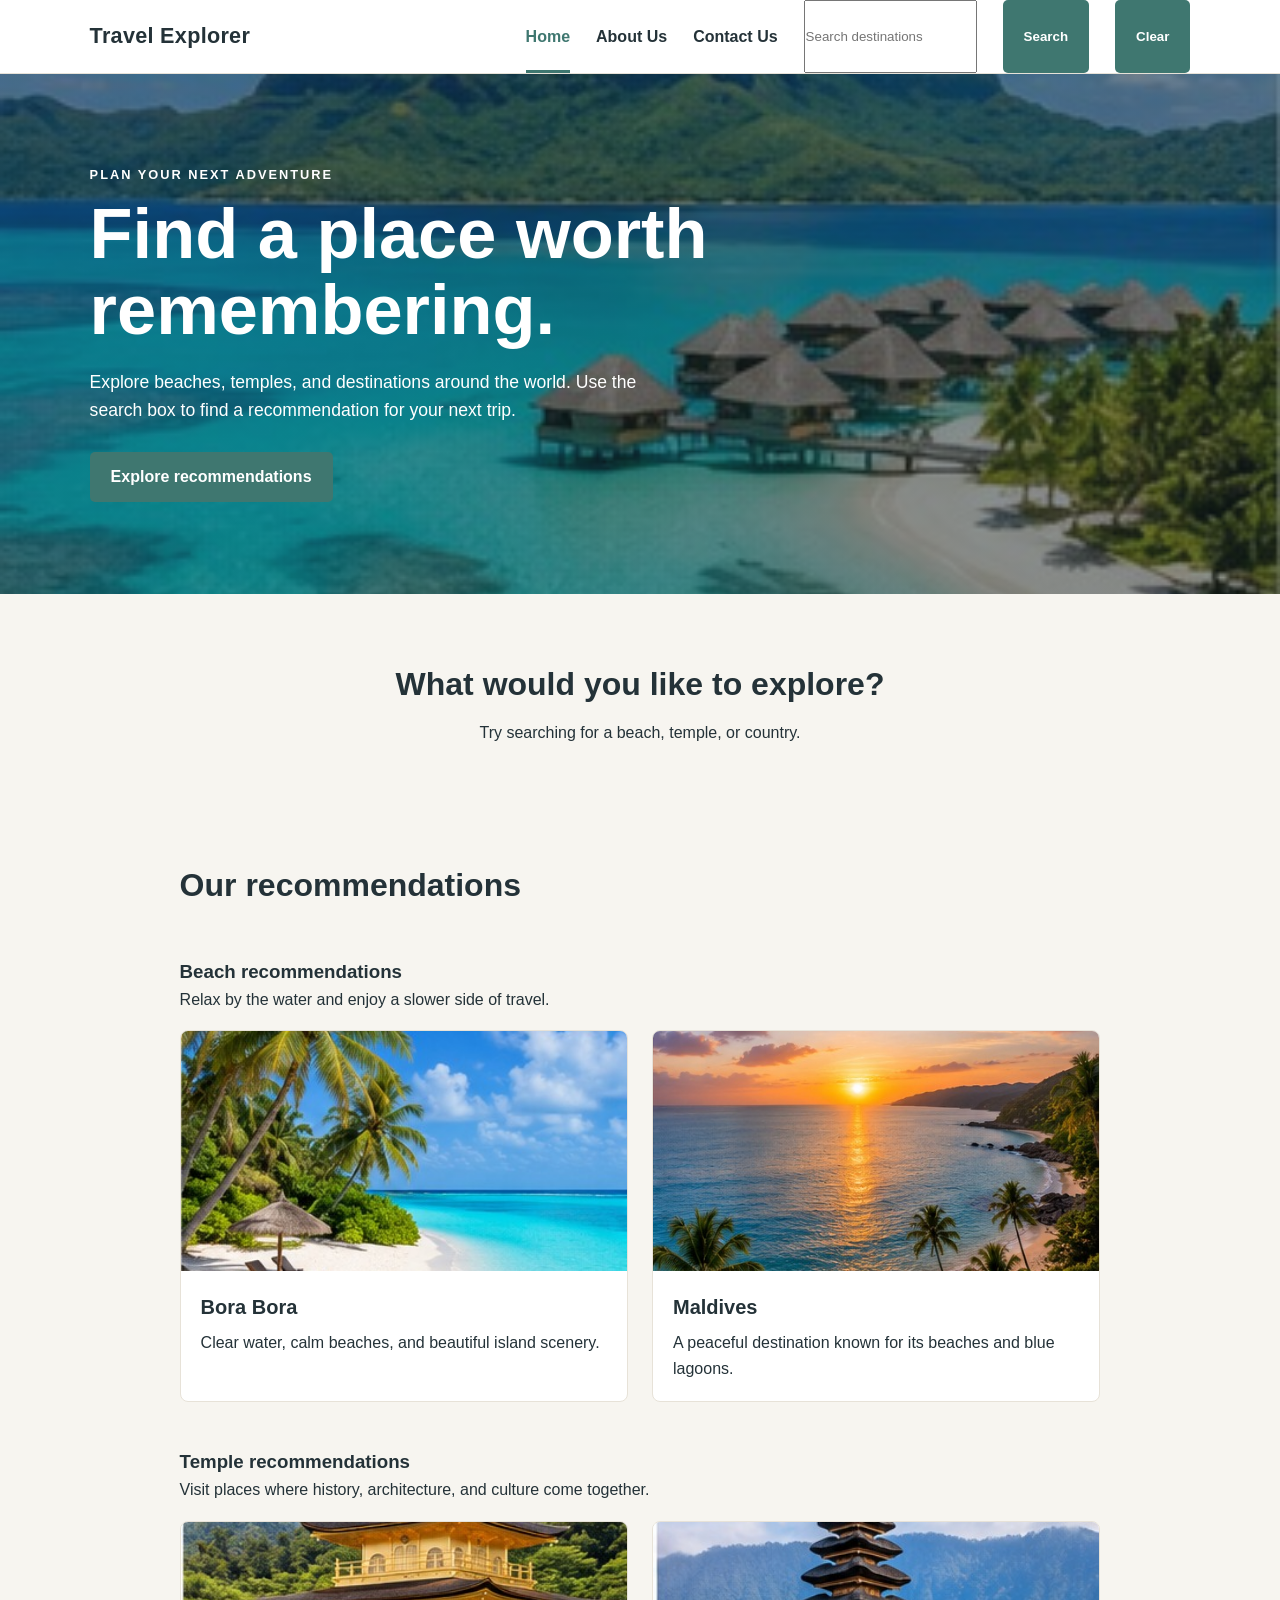
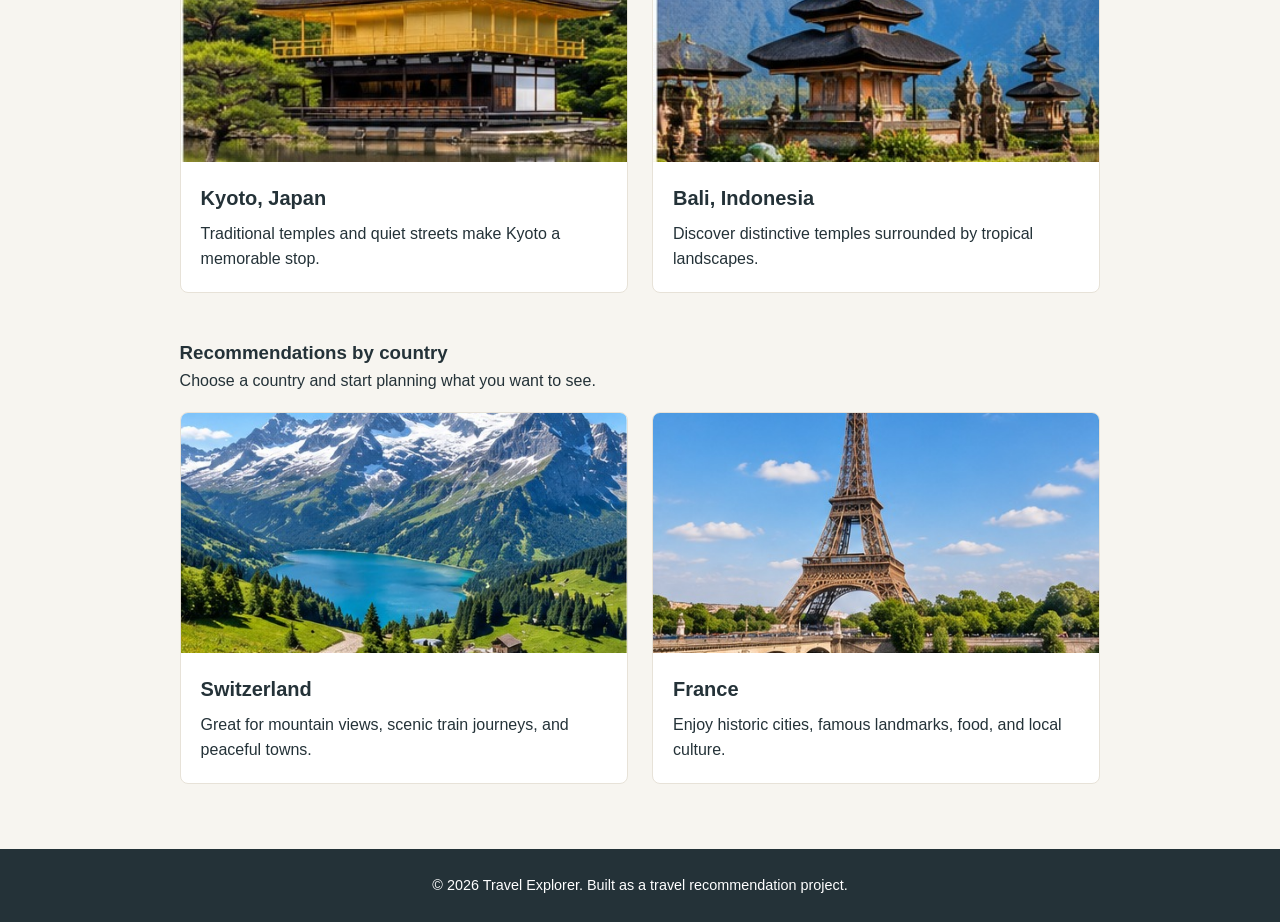
<file: index.html>
<!DOCTYPE html>
<html lang="en">
<head>
<meta charset="UTF-8">
<meta name="viewport" content="width=device-width, initial-scale=1.0">
<title>Travel Explorer | Home</title>
<link rel="stylesheet" href="style.css">
</head>
<body>
<header class="navbar">
  <div class="logo">Travel Explorer</div>
  <nav>
    <a href="index.html" class="active">Home</a>
    <a href="about.html">About Us</a>
    <a href="contact.html">Contact Us</a>
    <input id="searchInput" type="text" placeholder="Search destinations" aria-label="Search destinations">
    <button id="searchButton" type="button">Search</button>
    <button id="clearButton" type="button">Clear</button>
  </nav>
</header>

<main>
<section class="hero">
  <div class="hero-content">
    <p class="eyebrow">Plan your next adventure</p>
    <h1>Find a place worth remembering.</h1>
    <p>Explore beaches, temples, and destinations around the world. Use the search box to find a recommendation for your next trip.</p>
    <a class="button" href="#recommendations">Explore recommendations</a>
  </div>
</section>

<section class="search-section">
  <h2>What would you like to explore?</h2>
  <p>Try searching for a beach, temple, or country.</p>
  <div id="searchResults" class="search-results"></div>
</section>

<section id="recommendations" class="recommendations">
<h2>Our recommendations</h2>

<div class="category" id="beachCategory">
  <div class="category-heading"><h3>Beach recommendations</h3><p>Relax by the water and enjoy a slower side of travel.</p></div>
  <div class="cards">
    <article class="card"><img src="images/beach-1.jpg" alt="Tropical beach"><div class="card-body"><h4>Bora Bora</h4><p>Clear water, calm beaches, and beautiful island scenery.</p></div></article>
    <article class="card"><img src="images/beach-2.jpg" alt="Sunny beach"><div class="card-body"><h4>Maldives</h4><p>A peaceful destination known for its beaches and blue lagoons.</p></div></article>
  </div>
</div>

<div class="category" id="templeCategory">
  <div class="category-heading"><h3>Temple recommendations</h3><p>Visit places where history, architecture, and culture come together.</p></div>
  <div class="cards">
    <article class="card"><img src="images/temple-1.jpg" alt="Historic temple"><div class="card-body"><h4>Kyoto, Japan</h4><p>Traditional temples and quiet streets make Kyoto a memorable stop.</p></div></article>
    <article class="card"><img src="images/temple-2.jpg" alt="Temple surrounded by nature"><div class="card-body"><h4>Bali, Indonesia</h4><p>Discover distinctive temples surrounded by tropical landscapes.</p></div></article>
  </div>
</div>

<div class="category" id="countryCategory">
  <div class="category-heading"><h3>Recommendations by country</h3><p>Choose a country and start planning what you want to see.</p></div>
  <div class="cards">
    <article class="card"><img src="images/country-1.jpg" alt="Mountain landscape in Switzerland"><div class="card-body"><h4>Switzerland</h4><p>Great for mountain views, scenic train journeys, and peaceful towns.</p></div></article>
    <article class="card"><img src="images/country-2.jpg" alt="City and landmark in France"><div class="card-body"><h4>France</h4><p>Enjoy historic cities, famous landmarks, food, and local culture.</p></div></article>
  </div>
</div>
</section>
</main>

<footer><p>&copy; 2026 Travel Explorer. Built as a travel recommendation project.</p></footer>
<script src="script.js?v=3"></script>
</body>
</html>
</file>
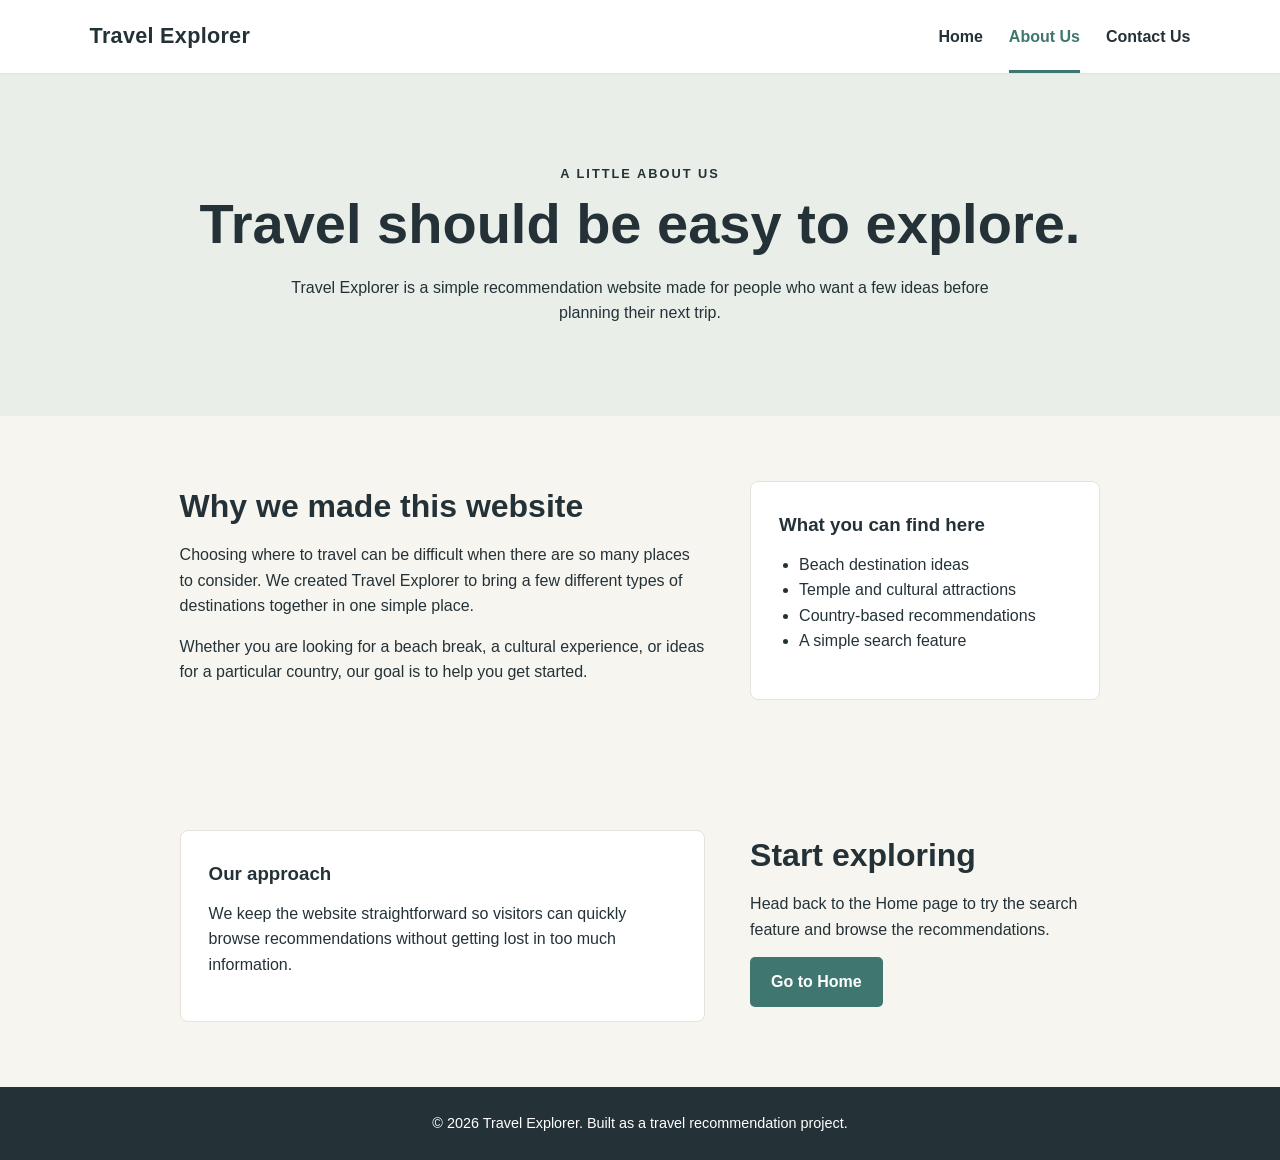
<file: about.html>
<!DOCTYPE html>
<html lang="en">
<head>
<meta charset="UTF-8">
<meta name="viewport" content="width=device-width, initial-scale=1.0">
<title>Travel Explorer | About Us</title>
<link rel="stylesheet" href="style.css">
</head>
<body>
<header class="navbar"><div class="logo">Travel Explorer</div><nav><a href="index.html">Home</a><a href="about.html" class="active">About Us</a><a href="contact.html">Contact Us</a></nav></header>
<main>
<section class="page-header"><p class="eyebrow">A little about us</p><h1>Travel should be easy to explore.</h1><p>Travel Explorer is a simple recommendation website made for people who want a few ideas before planning their next trip.</p></section>
<section class="content-section">
<div><h2>Why we made this website</h2><p>Choosing where to travel can be difficult when there are so many places to consider. We created Travel Explorer to bring a few different types of destinations together in one simple place.</p><p>Whether you are looking for a beach break, a cultural experience, or ideas for a particular country, our goal is to help you get started.</p></div>
<div class="info-box"><h3>What you can find here</h3><ul><li>Beach destination ideas</li><li>Temple and cultural attractions</li><li>Country-based recommendations</li><li>A simple search feature</li></ul></div>
</section>
<section class="content-section">
<div class="info-box"><h3>Our approach</h3><p>We keep the website straightforward so visitors can quickly browse recommendations without getting lost in too much information.</p></div>
<div><h2>Start exploring</h2><p>Head back to the Home page to try the search feature and browse the recommendations.</p><a class="button" href="index.html">Go to Home</a></div>
</section>
</main>
<footer><p>&copy; 2026 Travel Explorer. Built as a travel recommendation project.</p></footer>
</body>
</html>
</file>
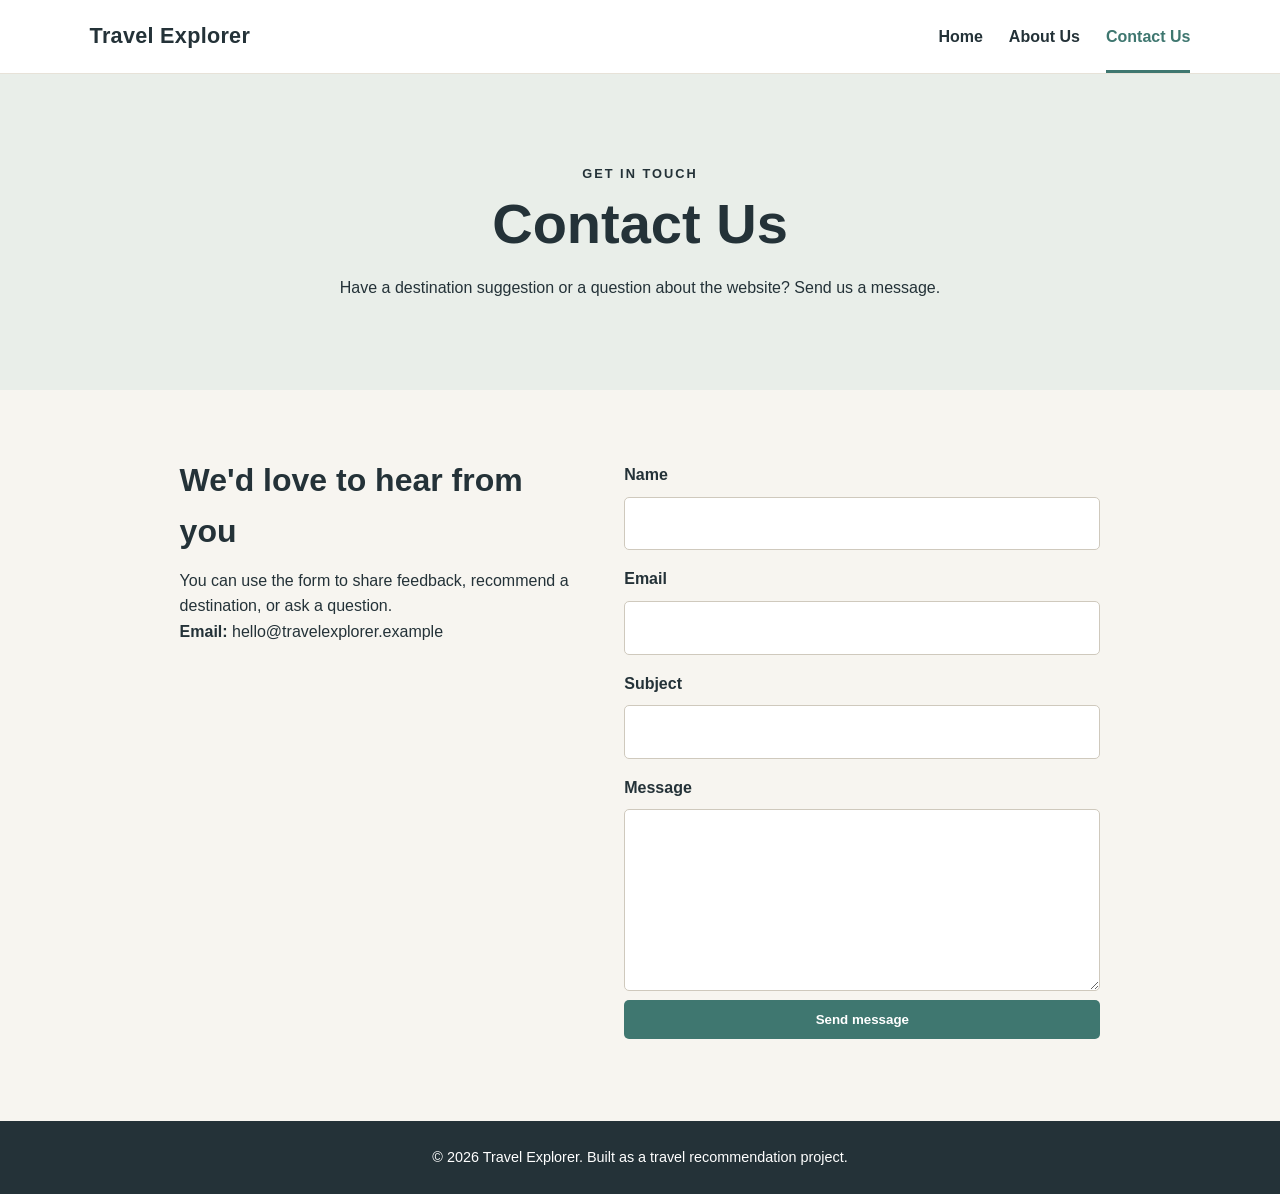
<file: contact.html>
<!DOCTYPE html>
<html lang="en">
<head>
<meta charset="UTF-8">
<meta name="viewport" content="width=device-width, initial-scale=1.0">
<title>Travel Explorer | Contact Us</title>
<link rel="stylesheet" href="style.css">
</head>
<body>
<header class="navbar"><div class="logo">Travel Explorer</div><nav><a href="index.html">Home</a><a href="about.html">About Us</a><a href="contact.html" class="active">Contact Us</a></nav></header>
<main>
<section class="page-header"><p class="eyebrow">Get in touch</p><h1>Contact Us</h1><p>Have a destination suggestion or a question about the website? Send us a message.</p></section>
<section class="contact-section">
<div class="contact-info"><h2>We'd love to hear from you</h2><p>You can use the form to share feedback, recommend a destination, or ask a question.</p><p><strong>Email:</strong> hello@travelexplorer.example</p></div>
<form id="contactForm" class="contact-form">
<label for="name">Name</label><input id="name" name="name" type="text" required>
<label for="email">Email</label><input id="email" name="email" type="email" required>
<label for="subject">Subject</label><input id="subject" name="subject" type="text" required>
<label for="message">Message</label><textarea id="message" name="message" rows="6" required></textarea>
<button class="button" type="submit">Send message</button>
<p id="formMessage" class="form-message"></p>
</form>
</section>
</main>
<footer><p>&copy; 2026 Travel Explorer. Built as a travel recommendation project.</p></footer>
<script src="script.js"></script>
</body>
</html>
</file>
<file: style.css>
*{box-sizing:border-box;margin:0;padding:0}html{scroll-behavior:smooth}body{font-family:Arial,Helvetica,sans-serif;line-height:1.6;color:#243238;background:#f7f5f0}.navbar{min-height:70px;padding:0 7%;display:flex;align-items:center;justify-content:space-between;background:#fff;border-bottom:1px solid #e7e2d8}.logo{font-size:1.35rem;font-weight:700;letter-spacing:.3px}nav{display:flex;gap:26px}nav a{color:#243238;text-decoration:none;font-weight:600;padding:24px 0 20px;border-bottom:3px solid transparent}nav a:hover,nav a.active{border-bottom-color:#3f7770;color:#3f7770}.hero{min-height:520px;display:flex;align-items:center;padding:70px 7%;background:linear-gradient(rgba(20,35,38,.5),rgba(20,35,38,.5)),url("images/hero.jpg") center/cover}.hero-content{max-width:650px;color:#fff}.eyebrow{text-transform:uppercase;letter-spacing:2px;font-size:.8rem;font-weight:700;margin-bottom:10px}.hero h1,.page-header h1{font-size:clamp(2.4rem,6vw,4.4rem);line-height:1.08;margin-bottom:20px}.hero p:not(.eyebrow){font-size:1.1rem;max-width:590px;margin-bottom:28px}.button,button{display:inline-block;border:none;background:#3f7770;color:#fff;text-decoration:none;padding:12px 21px;border-radius:5px;font-weight:700;cursor:pointer}.button:hover,button:hover{background:#315f59}.search-section,.recommendations,.content-section,.contact-section{max-width:1100px;margin:auto;padding:65px 7%}.search-section{text-align:center}.search-section h2,.recommendations>h2,.content-section h2,.contact-section h2{font-size:2rem;margin-bottom:10px}.search-box{max-width:650px;margin:25px auto 10px;display:flex;gap:10px}.search-box input,.contact-form input,.contact-form textarea{width:100%;border:1px solid #cfc9bd;border-radius:5px;background:#fff;padding:13px;font:inherit}.search-results{min-height:20px;margin-top:15px}.result{max-width:650px;margin:12px auto;padding:15px;background:#fff;border-left:4px solid #3f7770;text-align:left;border-radius:4px}.recommendations{padding-top:15px}.category{margin-top:45px}.category-heading{margin-bottom:18px}.cards{display:grid;grid-template-columns:repeat(2,1fr);gap:24px}.card{overflow:hidden;background:#fff;border:1px solid #e7e2d8;border-radius:8px}.card img{display:block;width:100%;height:240px;object-fit:cover}.card-body{padding:20px}.card-body h4{font-size:1.25rem;margin-bottom:7px}.page-header{padding:90px 7%;text-align:center;background:#e9eee9}.page-header h1{font-size:clamp(2.2rem,5vw,3.5rem)}.page-header>p:last-child{max-width:700px;margin:auto}.content-section{display:grid;grid-template-columns:1.5fr 1fr;gap:45px}.info-box{padding:28px;background:#fff;border:1px solid #e7e2d8;border-radius:8px}.info-box h3{margin-bottom:12px}.info-box ul{padding-left:20px}.content-section p{margin-bottom:15px}.contact-section{display:grid;grid-template-columns:.9fr 1.1fr;gap:55px}.contact-form{display:flex;flex-direction:column;gap:9px}.contact-form label{font-weight:700;margin-top:7px}.contact-form textarea{resize:vertical}.form-message{margin-top:8px;font-weight:600}footer{padding:25px 7%;text-align:center;background:#243238;color:#fff;font-size:.9rem}@media(max-width:700px){.navbar{padding:15px 5%;flex-direction:column;gap:8px}nav{gap:18px}nav a{padding:5px 0}.hero{min-height:480px;padding:50px 6%}.cards,.content-section,.contact-section{grid-template-columns:1fr}.search-box{flex-direction:column}.search-box button{width:100%}}

@media (max-width: 800px) {
  .navbar nav {
    flex-wrap: wrap;
    gap: 8px;
  }

  .navbar nav input {
    min-width: 160px;
  }
}
</file>
